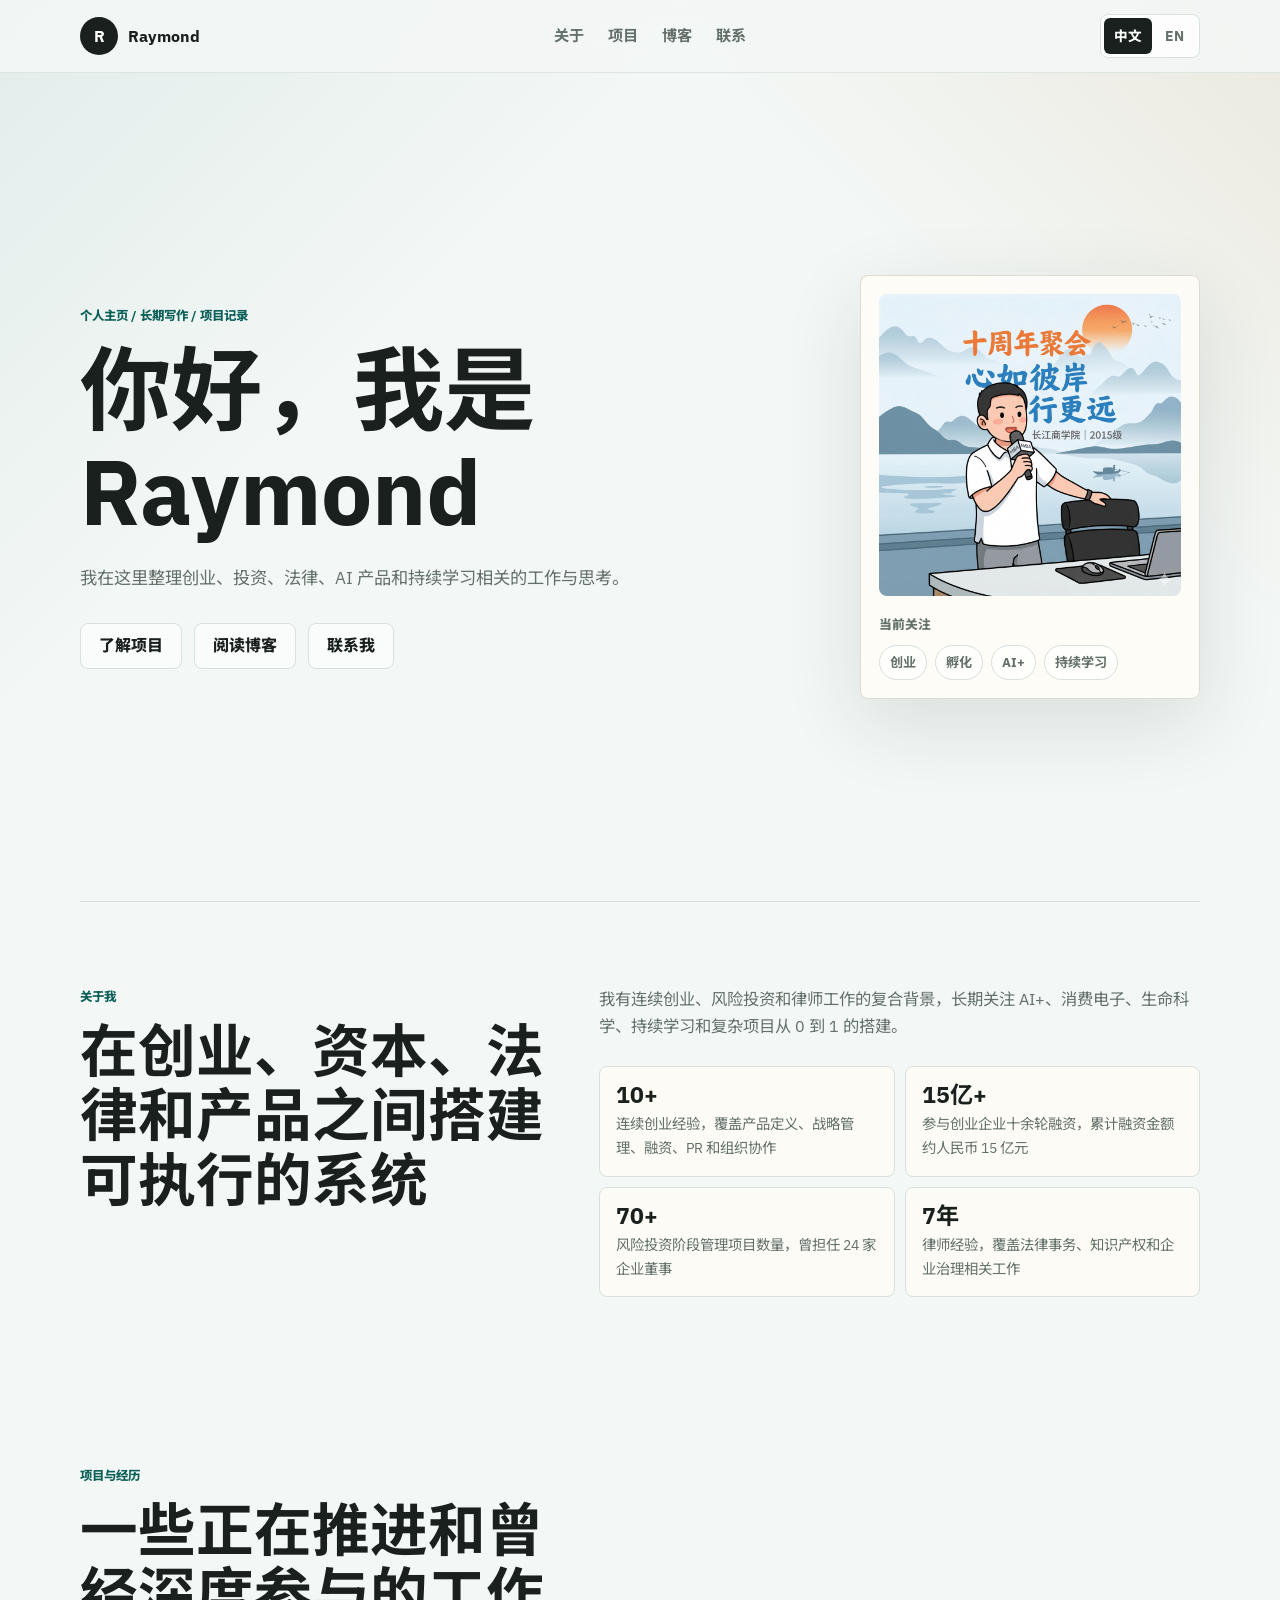
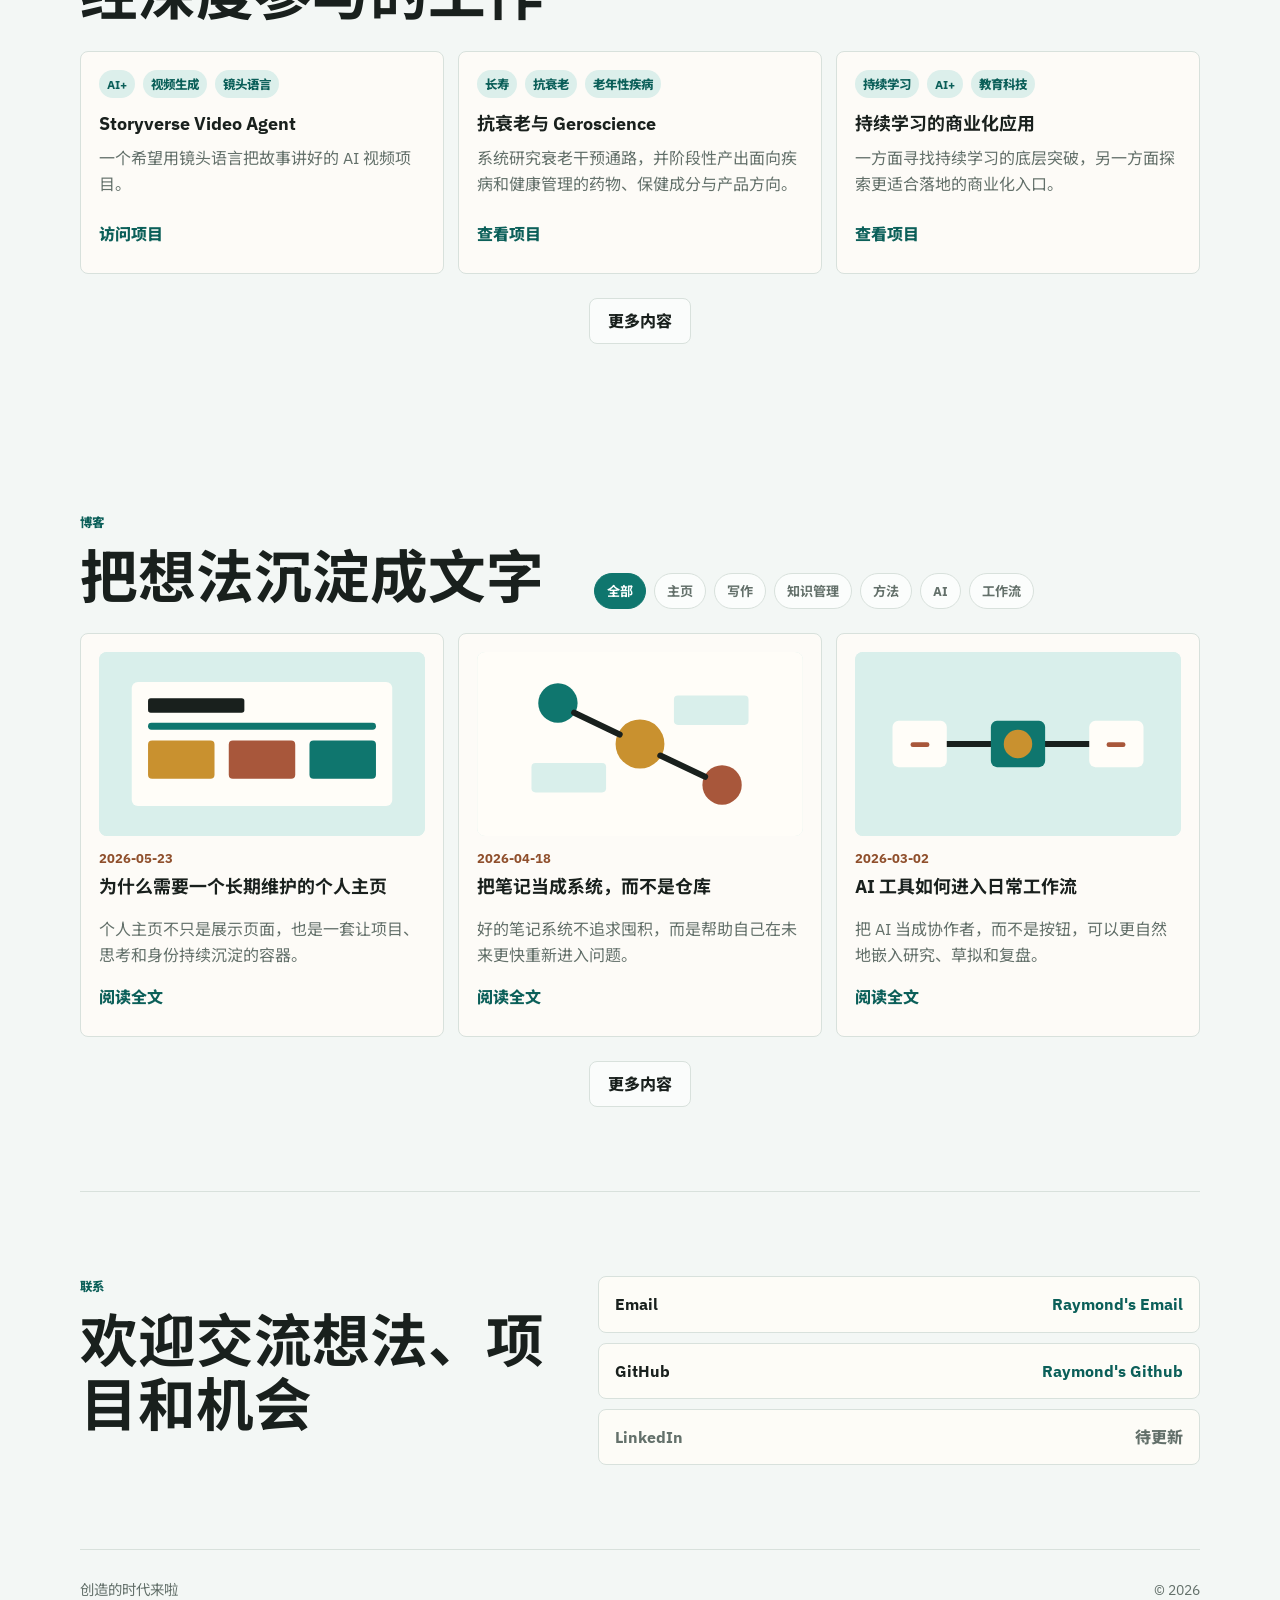
<file: index.html>
<!doctype html>
<html lang="zh-CN">
  <head>
    <meta charset="utf-8">
    <meta name="viewport" content="width=device-width, initial-scale=1">
    <meta
      name="description"
      content="Raymond 的个人主页，记录创业、投资、法律、AI 产品与持续学习相关的项目和思考。"
    >
    <title>Raymond | AI, Venture Building, Continual Learning</title>
    <link rel="preconnect" href="https://fonts.googleapis.com">
    <link rel="preconnect" href="https://fonts.gstatic.com" crossorigin>
    <link
      href="https://fonts.googleapis.com/css2?family=IBM+Plex+Sans:wght@400;500;600;700;800&family=Noto+Sans+SC:wght@400;500;700;800&display=swap"
      rel="stylesheet"
    >
    <link rel="stylesheet" href="styles.css">
  </head>
  <body>
    <header class="site-header">
      <a class="brand" href="#home" aria-label="Home">
        <span class="brand-mark" aria-hidden="true">R</span>
        <span data-i18n="brand.name">Raymond</span>
      </a>

      <button class="nav-toggle" type="button" aria-label="Open navigation" aria-expanded="false" aria-controls="site-nav">
        <span></span>
        <span></span>
      </button>

      <nav class="site-nav" id="site-nav" aria-label="Primary navigation" data-open="false">
        <a href="#about" data-i18n="nav.about">关于</a>
        <a href="#projects" data-i18n="nav.projects">项目</a>
        <a href="#blog" data-i18n="nav.blog">博客</a>
        <a href="#contact" data-i18n="nav.contact">联系</a>
      </nav>

      <div class="language-switch" aria-label="Language switcher">
        <button class="lang-button is-active" type="button" data-lang="zh">中文</button>
        <button class="lang-button" type="button" data-lang="en">EN</button>
      </div>
    </header>

    <main id="home">
      <section class="hero section">
        <div class="hero-content">
          <p class="eyebrow" data-i18n="hero.eyebrow">个人主页 / 长期写作 / 项目记录</p>
          <h1 data-i18n="hero.title">你好，我是 Raymond</h1>
          <p class="hero-copy" data-i18n="hero.subtitle">
            我在这里整理自己的工作、项目、思考和持续学习的轨迹。
          </p>
          <div class="hero-actions">
            <a class="button secondary" href="#projects" data-i18n="hero.projectsCta">了解项目</a>
            <a class="button secondary" href="#blog" data-i18n="hero.primaryCta">阅读博客</a>
            <a class="button secondary" href="#contact" data-i18n="hero.secondaryCta">联系我</a>
          </div>
        </div>

        <aside class="profile-panel" aria-label="Profile snapshot">
          <img class="profile-image" src="assets/profile-placeholder.svg" alt="Profile visual placeholder">
          <div>
            <p class="profile-label" data-i18n="profile.label">当前关注</p>
            <ul class="focus-list" id="focus-list"></ul>
          </div>
        </aside>
      </section>

      <section class="section two-column" id="about">
        <div>
          <p class="eyebrow" data-i18n="sections.aboutKicker">关于我</p>
          <h2 data-i18n="sections.aboutTitle">把复杂问题拆成可以长期推进的系统</h2>
        </div>
        <div class="section-copy">
          <p data-i18n="about.body">
            这里可以放你的个人介绍、专业背景、兴趣方向和你希望别人记住你的关键词。
          </p>
          <div class="metrics" id="metrics"></div>
        </div>
      </section>

      <section class="section" id="projects">
        <div class="section-heading">
          <div>
            <p class="eyebrow" data-i18n="sections.projectsKicker">项目与经历</p>
            <h2 data-i18n="sections.projectsTitle">一些值得被看见的工作</h2>
          </div>
        </div>
        <div class="project-grid" id="project-grid" data-project-limit="3"></div>
        <div class="more-row">
          <a class="button secondary" href="projects.html" data-i18n="projectsPage.moreCta">更多内容</a>
        </div>
      </section>

      <section class="section blog-section" id="blog">
        <div class="section-heading">
          <div>
            <p class="eyebrow" data-i18n="sections.blogKicker">博客</p>
            <h2 data-i18n="sections.blogTitle">把想法沉淀成可回看的文字</h2>
          </div>
          <div class="tag-filter" id="tag-filter" aria-label="Blog tag filter"></div>
        </div>
        <div class="blog-grid" id="blog-grid" data-blog-limit="3"></div>
        <div class="more-row">
          <a class="button secondary" href="blog.html" data-i18n="blogPage.moreCta">更多内容</a>
        </div>
      </section>

      <section class="section contact-section" id="contact">
        <div>
          <p class="eyebrow" data-i18n="sections.contactKicker">联系</p>
          <h2 data-i18n="sections.contactTitle">欢迎交流想法、项目和机会</h2>
        </div>
        <div class="contact-links" id="contact-links"></div>
      </section>
    </main>

    <footer class="site-footer">
      <span data-i18n="footer.note">用静态 HTML/CSS/JS 构建，方便长期维护。</span>
      <span id="footer-year"></span>
    </footer>

    <dialog class="article-dialog" id="article-dialog">
      <article class="article-modal">
        <button class="dialog-close" type="button" aria-label="Close article">×</button>
        <p class="article-meta" id="article-meta"></p>
        <h2 id="article-title"></h2>
        <img class="article-cover" id="article-cover" alt="" hidden>
        <div class="article-tags" id="article-tags"></div>
        <div class="article-body" id="article-body"></div>
      </article>
    </dialog>

    <script src="app.js"></script>
  </body>
</html>
</file>
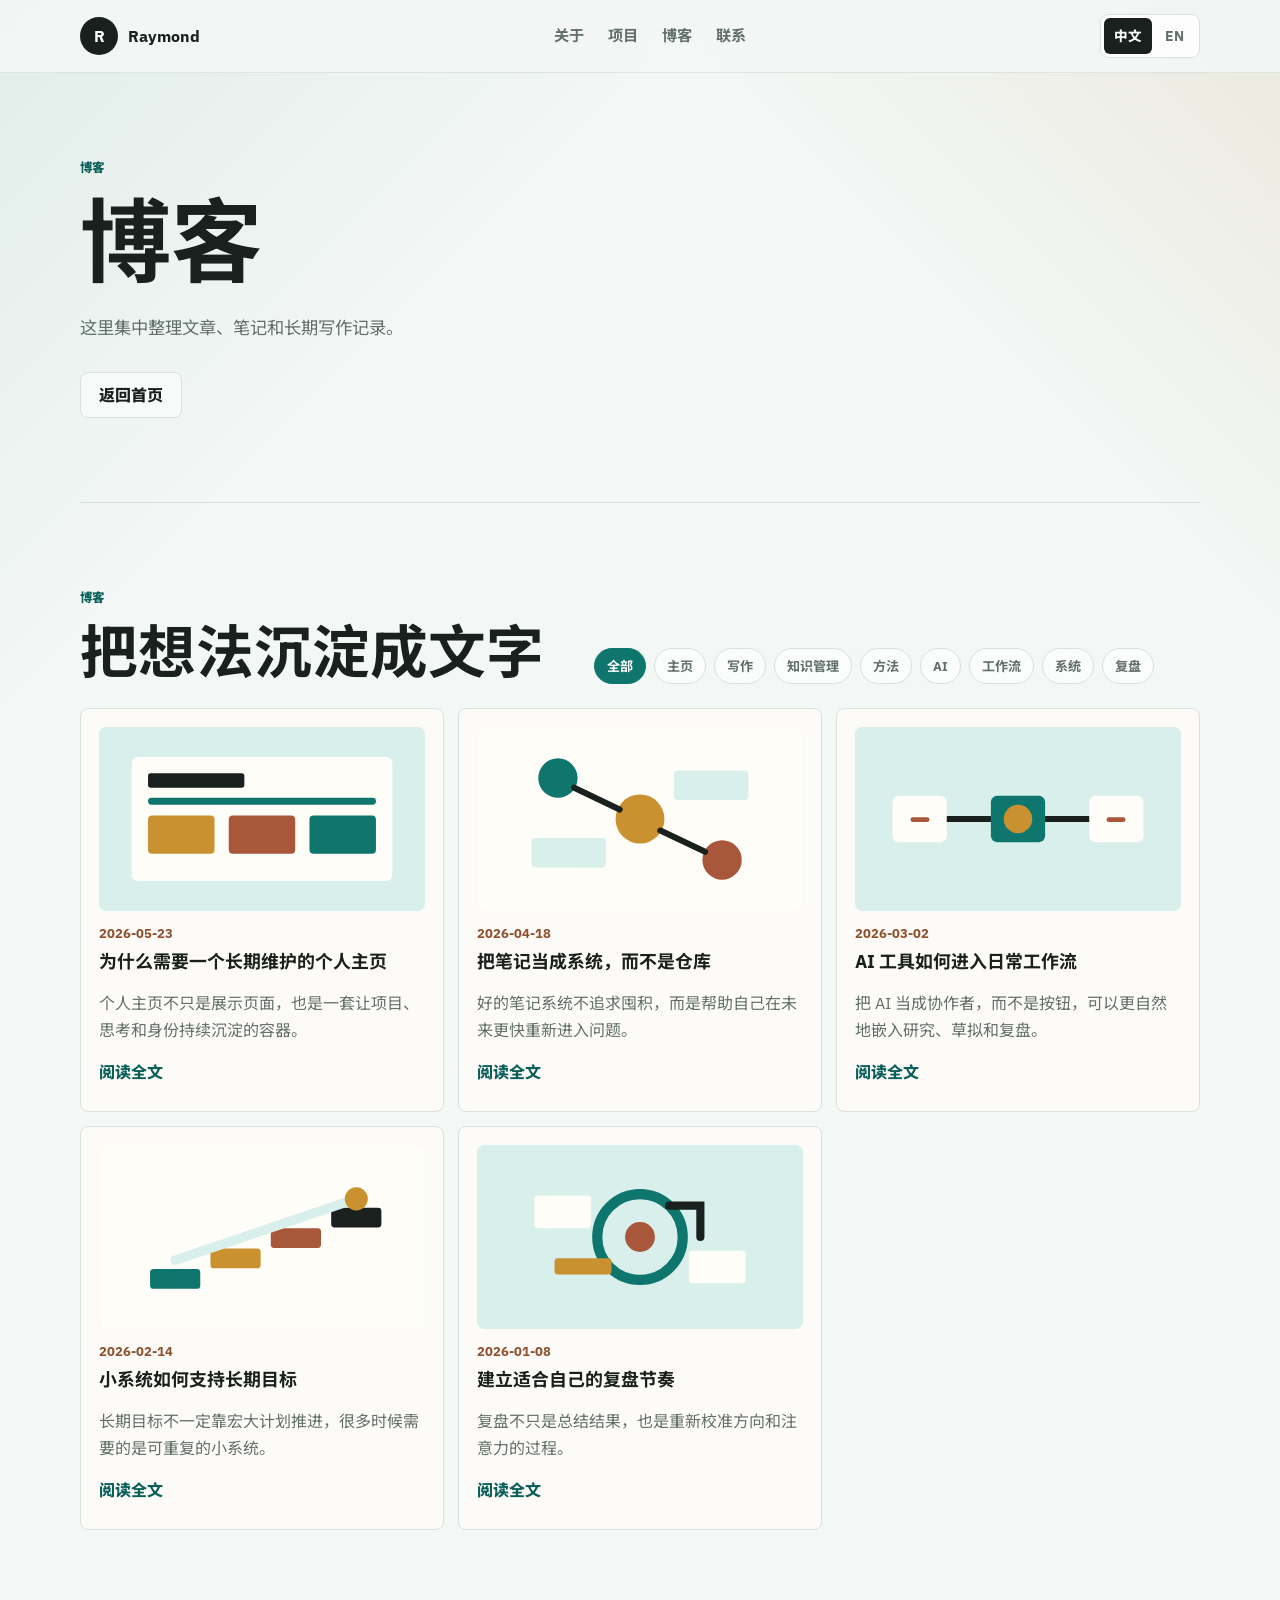
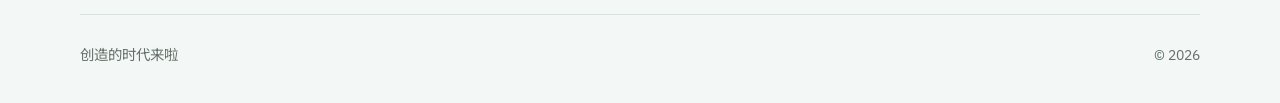
<file: blog.html>
<!doctype html>
<html lang="zh-CN">
  <head>
    <meta charset="utf-8">
    <meta name="viewport" content="width=device-width, initial-scale=1">
    <meta
      name="description"
      content="Raymond 的博客归档页面。"
    >
    <title>Blog | Raymond</title>
    <link rel="preconnect" href="https://fonts.googleapis.com">
    <link rel="preconnect" href="https://fonts.gstatic.com" crossorigin>
    <link
      href="https://fonts.googleapis.com/css2?family=IBM+Plex+Sans:wght@400;500;600;700;800&family=Noto+Sans+SC:wght@400;500;700;800&display=swap"
      rel="stylesheet"
    >
    <link rel="stylesheet" href="styles.css">
  </head>
  <body>
    <header class="site-header">
      <a class="brand" href="index.html#home" aria-label="Home">
        <span class="brand-mark" aria-hidden="true">R</span>
        <span data-i18n="brand.name">Raymond</span>
      </a>

      <button class="nav-toggle" type="button" aria-label="Open navigation" aria-expanded="false" aria-controls="site-nav">
        <span></span>
        <span></span>
      </button>

      <nav class="site-nav" id="site-nav" aria-label="Primary navigation" data-open="false">
        <a href="index.html#about" data-i18n="nav.about">关于</a>
        <a href="projects.html" data-i18n="nav.projects">项目</a>
        <a href="blog.html" data-i18n="nav.blog">博客</a>
        <a href="index.html#contact" data-i18n="nav.contact">联系</a>
      </nav>

      <div class="language-switch" aria-label="Language switcher">
        <button class="lang-button is-active" type="button" data-lang="zh">中文</button>
        <button class="lang-button" type="button" data-lang="en">EN</button>
      </div>
    </header>

    <main>
      <section class="section page-hero">
        <p class="eyebrow" data-i18n="sections.blogKicker">博客</p>
        <h1 data-i18n="blogPage.title">博客</h1>
        <p class="hero-copy" data-i18n="blogPage.subtitle">
          这里集中整理更多文章、笔记和长期写作记录。
        </p>
        <div class="hero-actions">
          <a class="button secondary" href="index.html#blog" data-i18n="blogPage.backCta">返回首页</a>
        </div>
      </section>

      <section class="section blog-archive">
        <div class="section-heading">
          <div>
            <p class="eyebrow" data-i18n="sections.blogKicker">博客</p>
            <h2 data-i18n="sections.blogTitle">把想法沉淀成可回看的文字</h2>
          </div>
          <div class="tag-filter" id="tag-filter" aria-label="Blog tag filter"></div>
        </div>
        <div class="blog-grid" id="blog-grid"></div>
      </section>
    </main>

    <footer class="site-footer">
      <span data-i18n="footer.note">用静态 HTML/CSS/JS 构建，方便长期维护。</span>
      <span id="footer-year"></span>
    </footer>

    <dialog class="article-dialog" id="article-dialog">
      <article class="article-modal">
        <button class="dialog-close" type="button" aria-label="Close article">×</button>
        <p class="article-meta" id="article-meta"></p>
        <h2 id="article-title"></h2>
        <img class="article-cover" id="article-cover" alt="" hidden>
        <div class="article-tags" id="article-tags"></div>
        <div class="article-body" id="article-body"></div>
      </article>
    </dialog>

    <script src="app.js"></script>
  </body>
</html>
</file>
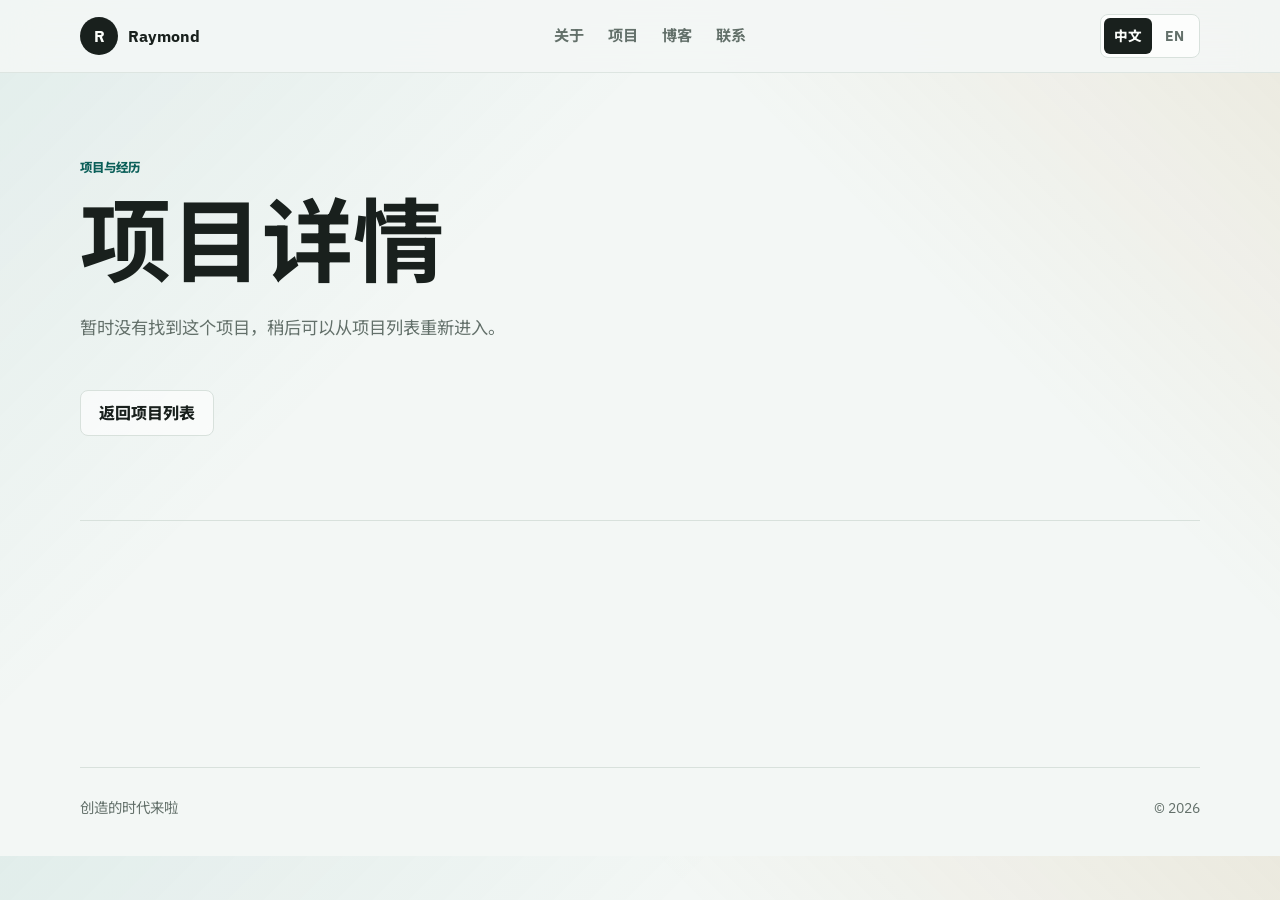
<file: project.html>
<!doctype html>
<html lang="zh-CN">
  <head>
    <meta charset="utf-8">
    <meta name="viewport" content="width=device-width, initial-scale=1">
    <meta
      name="description"
      content="Raymond 的项目详情页面。"
    >
    <title>Project Detail | Raymond</title>
    <link rel="preconnect" href="https://fonts.googleapis.com">
    <link rel="preconnect" href="https://fonts.gstatic.com" crossorigin>
    <link
      href="https://fonts.googleapis.com/css2?family=IBM+Plex+Sans:wght@400;500;600;700;800&family=Noto+Sans+SC:wght@400;500;700;800&display=swap"
      rel="stylesheet"
    >
    <link rel="stylesheet" href="styles.css">
  </head>
  <body>
    <header class="site-header">
      <a class="brand" href="index.html#home" aria-label="Home">
        <span class="brand-mark" aria-hidden="true">R</span>
        <span data-i18n="brand.name">Raymond</span>
      </a>

      <button class="nav-toggle" type="button" aria-label="Open navigation" aria-expanded="false" aria-controls="site-nav">
        <span></span>
        <span></span>
      </button>

      <nav class="site-nav" id="site-nav" aria-label="Primary navigation" data-open="false">
        <a href="index.html#about" data-i18n="nav.about">关于</a>
        <a href="projects.html" data-i18n="nav.projects">项目</a>
        <a href="blog.html" data-i18n="nav.blog">博客</a>
        <a href="index.html#contact" data-i18n="nav.contact">联系</a>
      </nav>

      <div class="language-switch" aria-label="Language switcher">
        <button class="lang-button is-active" type="button" data-lang="zh">中文</button>
        <button class="lang-button" type="button" data-lang="en">EN</button>
      </div>
    </header>

    <main id="project-detail">
      <section class="section page-hero project-detail-hero">
        <p class="eyebrow" data-i18n="sections.projectsKicker">项目与经历</p>
        <h1 id="project-detail-title" data-i18n="projectsPage.detailFallbackTitle">项目详情</h1>
        <p class="hero-copy" id="project-detail-summary"></p>
        <div class="article-tags" id="project-detail-tags"></div>
        <div class="hero-actions">
          <a class="button secondary" href="projects.html" data-i18n="projectsPage.detailBackCta">返回项目列表</a>
        </div>
      </section>

      <section class="section project-detail-section">
        <div class="detail-meta metrics" id="project-detail-meta"></div>
        <div class="article-body project-detail-body" id="project-detail-body"></div>
        <div class="project-grid detail-highlights" id="project-detail-highlights"></div>
      </section>
    </main>

    <footer class="site-footer">
      <span data-i18n="footer.note">用静态 HTML/CSS/JS 构建，方便长期维护。</span>
      <span id="footer-year"></span>
    </footer>

    <script src="app.js"></script>
  </body>
</html>
</file>
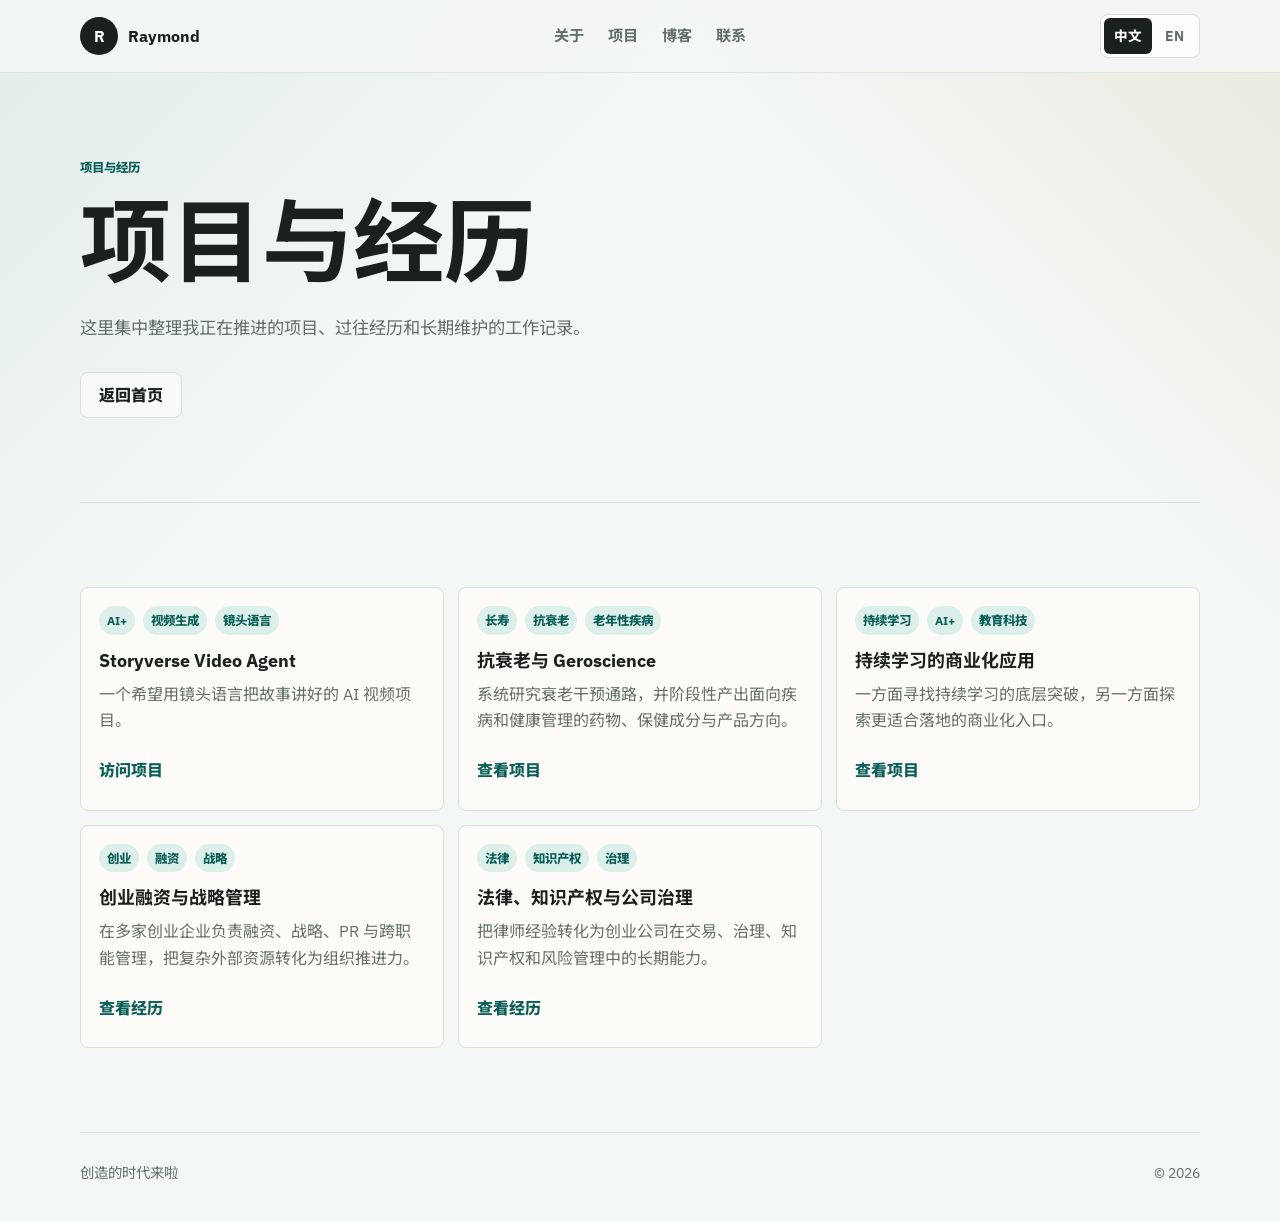
<file: projects.html>
<!doctype html>
<html lang="zh-CN">
  <head>
    <meta charset="utf-8">
    <meta name="viewport" content="width=device-width, initial-scale=1">
    <meta
      name="description"
      content="Raymond 的项目与经历归档页面。"
    >
    <title>Projects & Experience | Raymond</title>
    <link rel="preconnect" href="https://fonts.googleapis.com">
    <link rel="preconnect" href="https://fonts.gstatic.com" crossorigin>
    <link
      href="https://fonts.googleapis.com/css2?family=IBM+Plex+Sans:wght@400;500;600;700;800&family=Noto+Sans+SC:wght@400;500;700;800&display=swap"
      rel="stylesheet"
    >
    <link rel="stylesheet" href="styles.css">
  </head>
  <body>
    <header class="site-header">
      <a class="brand" href="index.html#home" aria-label="Home">
        <span class="brand-mark" aria-hidden="true">R</span>
        <span data-i18n="brand.name">Raymond</span>
      </a>

      <button class="nav-toggle" type="button" aria-label="Open navigation" aria-expanded="false" aria-controls="site-nav">
        <span></span>
        <span></span>
      </button>

      <nav class="site-nav" id="site-nav" aria-label="Primary navigation" data-open="false">
        <a href="index.html#about" data-i18n="nav.about">关于</a>
        <a href="projects.html" data-i18n="nav.projects">项目</a>
        <a href="index.html#blog" data-i18n="nav.blog">博客</a>
        <a href="index.html#contact" data-i18n="nav.contact">联系</a>
      </nav>

      <div class="language-switch" aria-label="Language switcher">
        <button class="lang-button is-active" type="button" data-lang="zh">中文</button>
        <button class="lang-button" type="button" data-lang="en">EN</button>
      </div>
    </header>

    <main>
      <section class="section page-hero">
        <p class="eyebrow" data-i18n="sections.projectsKicker">项目与经历</p>
        <h1 data-i18n="projectsPage.title">项目与经历</h1>
        <p class="hero-copy" data-i18n="projectsPage.subtitle">
          这里集中整理更多项目、实验、经历和长期维护的工作记录。
        </p>
        <div class="hero-actions">
          <a class="button secondary" href="index.html#projects" data-i18n="projectsPage.backCta">返回首页</a>
        </div>
      </section>

      <section class="section project-archive">
        <div class="project-grid" id="project-grid"></div>
      </section>
    </main>

    <footer class="site-footer">
      <span data-i18n="footer.note">用静态 HTML/CSS/JS 构建，方便长期维护。</span>
      <span id="footer-year"></span>
    </footer>

    <dialog class="article-dialog" id="article-dialog">
      <article class="article-modal">
        <button class="dialog-close" type="button" aria-label="Close article">×</button>
        <p class="article-meta" id="article-meta"></p>
        <h2 id="article-title"></h2>
        <img class="article-cover" id="article-cover" alt="" hidden>
        <div class="article-tags" id="article-tags"></div>
        <div class="article-body" id="article-body"></div>
      </article>
    </dialog>

    <script src="app.js"></script>
  </body>
</html>
</file>
<file: styles.css>
:root {
  color-scheme: light;
  --bg: #f3f7f5;
  --surface: #fbfdfa;
  --surface-strong: #ffffff;
  --ink: #19201d;
  --muted: #63706a;
  --line: #d8e1dc;
  --accent: #0f766e;
  --accent-strong: #0b5f59;
  --accent-soft: #dcefeb;
  --clay: #8f4f2c;
  --gold: #a86f18;
  --shadow: 0 24px 80px rgba(34, 43, 39, 0.12);
  --radius: 8px;
  --max: 1120px;
  --header-height: 72px;
}

* {
  box-sizing: border-box;
}

html {
  scroll-behavior: smooth;
}

body {
  min-width: 320px;
  margin: 0;
  background:
    linear-gradient(135deg, rgba(15, 118, 110, 0.08), transparent 32rem),
    linear-gradient(225deg, rgba(168, 111, 24, 0.1), transparent 28rem),
    var(--bg);
  color: var(--ink);
  font-family: "IBM Plex Sans", "Noto Sans SC", system-ui, -apple-system, BlinkMacSystemFont, "Segoe UI", sans-serif;
  line-height: 1.65;
}

img {
  display: block;
  max-width: 100%;
}

a {
  color: inherit;
  text-decoration: none;
}

button {
  font: inherit;
}

.site-header {
  position: sticky;
  top: 0;
  z-index: 20;
  display: grid;
  grid-template-columns: auto auto auto;
  align-items: center;
  gap: 12px;
  min-height: var(--header-height);
  padding: 14px max(18px, calc((100vw - var(--max)) / 2));
  border-bottom: 1px solid rgba(216, 225, 220, 0.82);
  background: rgba(243, 247, 245, 0.9);
  backdrop-filter: blur(18px);
}

.brand {
  display: inline-flex;
  align-items: center;
  gap: 10px;
  min-width: 0;
  font-weight: 800;
}

.brand-mark {
  display: inline-grid;
  flex: 0 0 38px;
  width: 38px;
  height: 38px;
  place-items: center;
  border-radius: 50%;
  background: var(--ink);
  color: var(--surface);
  font-weight: 800;
}

.site-nav {
  position: fixed;
  inset: var(--header-height) 0 auto 0;
  display: none;
  grid-auto-flow: row;
  gap: 6px;
  padding: 16px 18px 22px;
  border-bottom: 1px solid var(--line);
  background: rgba(255, 253, 248, 0.98);
  box-shadow: var(--shadow);
}

.site-nav[data-open="true"] {
  display: grid;
}

.site-nav a {
  min-height: 44px;
  padding: 10px 12px;
  border-radius: var(--radius);
  color: var(--muted);
  font-size: 0.95rem;
  font-weight: 700;
}

.site-nav a:hover,
.site-nav a:focus-visible {
  background: var(--accent-soft);
  color: var(--accent-strong);
  outline: none;
}

.nav-toggle {
  display: inline-grid;
  justify-self: end;
  width: 44px;
  height: 44px;
  place-content: center;
  gap: 6px;
  border: 1px solid var(--line);
  border-radius: var(--radius);
  background: var(--surface);
  color: var(--ink);
  cursor: pointer;
}

.nav-toggle span {
  display: block;
  width: 18px;
  height: 2px;
  border-radius: 999px;
  background: currentColor;
}

.language-switch {
  display: inline-grid;
  grid-template-columns: repeat(2, minmax(44px, auto));
  justify-self: end;
  padding: 3px;
  border: 1px solid var(--line);
  border-radius: var(--radius);
  background: rgba(255, 255, 255, 0.72);
}

.lang-button {
  min-height: 36px;
  padding: 0 10px;
  border: 0;
  border-radius: 6px;
  background: transparent;
  color: var(--muted);
  cursor: pointer;
  font-size: 0.85rem;
  font-weight: 800;
}

.lang-button.is-active {
  background: var(--ink);
  color: var(--surface);
}

.section {
  width: min(100% - 36px, var(--max));
  margin: 0 auto;
  padding: 70px 0;
  scroll-margin-top: 96px;
}

.hero {
  display: grid;
  gap: 32px;
  min-height: calc(100svh - var(--header-height));
  align-items: center;
  padding-top: 42px;
}

.hero-content {
  max-width: 760px;
}

.eyebrow {
  margin: 0 0 12px;
  color: var(--accent-strong);
  font-size: 0.78rem;
  font-weight: 800;
  letter-spacing: 0;
  text-transform: uppercase;
}

h1,
h2,
h3,
p {
  overflow-wrap: anywhere;
}

h1,
h2,
h3 {
  margin: 0;
  line-height: 1.12;
}

h1 {
  max-width: 13ch;
  font-size: clamp(2.55rem, 15vw, 5.7rem);
  letter-spacing: 0;
}

h2 {
  max-width: 15ch;
  font-size: clamp(2rem, 9vw, 3.6rem);
  letter-spacing: 0;
}

h3 {
  font-size: 1.12rem;
}

.hero-copy {
  max-width: 650px;
  margin: 22px 0 0;
  color: var(--muted);
  font-size: 1.08rem;
}

.hero-actions {
  display: flex;
  flex-wrap: wrap;
  gap: 12px;
  margin-top: 30px;
}

.button {
  display: inline-flex;
  min-height: 46px;
  align-items: center;
  justify-content: center;
  padding: 0 18px;
  border: 1px solid transparent;
  border-radius: var(--radius);
  font-weight: 800;
}

.button.primary {
  background: var(--accent);
  color: white;
}

.button.secondary {
  border-color: var(--line);
  background: rgba(255, 255, 255, 0.62);
  color: var(--ink);
}

.profile-panel {
  display: grid;
  gap: 18px;
  padding: 18px;
  border: 1px solid rgba(222, 216, 204, 0.92);
  border-radius: var(--radius);
  background: rgba(255, 253, 248, 0.82);
  box-shadow: var(--shadow);
}

.profile-panel,
.project-card,
.blog-card,
.contact-link,
.metric {
  transition: transform 180ms ease, border-color 180ms ease, box-shadow 180ms ease;
}

.project-card:hover,
.blog-card:hover,
.contact-link:hover,
.metric:hover {
  border-color: rgba(15, 118, 110, 0.34);
  box-shadow: 0 18px 48px rgba(34, 43, 39, 0.08);
  transform: translateY(-2px);
}

.profile-image {
  width: 100%;
  aspect-ratio: 1;
  border-radius: var(--radius);
  object-fit: cover;
  background: var(--accent-soft);
}

.profile-label {
  margin: 0 0 10px;
  color: var(--muted);
  font-size: 0.8rem;
  font-weight: 800;
}

.focus-list {
  display: flex;
  flex-wrap: wrap;
  gap: 8px;
  margin: 0;
  padding: 0;
  list-style: none;
}

.focus-list li,
.article-tags span,
.tag-filter button {
  border: 1px solid var(--line);
  border-radius: 999px;
  background: rgba(255, 255, 255, 0.72);
  color: var(--muted);
  font-size: 0.82rem;
  font-weight: 700;
}

.focus-list li {
  padding: 6px 10px;
}

.two-column {
  display: grid;
  gap: 28px;
  border-top: 1px solid var(--line);
}

.section-copy p {
  margin: 0;
  color: var(--muted);
  font-size: 1.02rem;
}

.metrics {
  display: grid;
  gap: 10px;
  margin-top: 26px;
}

.metric {
  padding: 16px;
  border: 1px solid var(--line);
  border-radius: var(--radius);
  background: rgba(255, 253, 248, 0.76);
}

.metric strong {
  display: block;
  color: var(--ink);
  font-size: 1.45rem;
  line-height: 1;
}

.metric span {
  display: block;
  margin-top: 6px;
  color: var(--muted);
  font-size: 0.9rem;
}

.section-heading {
  display: grid;
  gap: 18px;
  align-items: end;
  margin-bottom: 24px;
}

.project-grid,
.blog-grid {
  display: grid;
  gap: 14px;
}

.more-row {
  display: flex;
  justify-content: center;
  margin-top: 24px;
}

.project-card,
.blog-card {
  min-width: 0;
  padding: 18px;
  border: 1px solid var(--line);
  border-radius: var(--radius);
  background: rgba(255, 253, 248, 0.82);
}

.project-card {
  display: grid;
  gap: 16px;
}

.project-card p,
.blog-card p {
  margin: 10px 0 0;
  color: var(--muted);
}

.project-meta {
  display: flex;
  flex-wrap: wrap;
  gap: 8px;
}

.project-meta span {
  padding: 4px 8px;
  border-radius: 999px;
  background: var(--accent-soft);
  color: var(--accent-strong);
  font-size: 0.78rem;
  font-weight: 800;
}

.project-link,
.contact-link {
  display: inline-flex;
  min-height: 42px;
  align-items: center;
  justify-content: center;
  border-radius: var(--radius);
  color: var(--accent-strong);
  font-weight: 800;
}

.project-link {
  justify-self: start;
}

.tag-filter {
  display: flex;
  flex-wrap: wrap;
  gap: 8px;
}

.tag-filter button {
  min-height: 36px;
  padding: 0 12px;
  cursor: pointer;
}

.tag-filter button.is-active {
  border-color: var(--accent);
  background: var(--accent);
  color: white;
}

.blog-card {
  display: grid;
  gap: 14px;
  text-align: left;
}

.blog-card button {
  display: grid;
  gap: 8px;
  width: 100%;
  padding: 0;
  border: 0;
  background: transparent;
  color: inherit;
  text-align: left;
  cursor: pointer;
}

.blog-card-image,
.article-cover {
  width: 100%;
  aspect-ratio: 16 / 9;
  border-radius: var(--radius);
  object-fit: cover;
  background: var(--accent-soft);
}

.blog-card-image {
  margin-bottom: 4px;
}

.blog-card time,
.article-meta {
  color: var(--clay);
  font-size: 0.82rem;
  font-weight: 800;
}

.empty-state {
  padding: 24px;
  border: 1px dashed var(--line);
  border-radius: var(--radius);
  color: var(--muted);
  background: rgba(255, 255, 255, 0.58);
}

.contact-section {
  display: grid;
  gap: 26px;
  border-top: 1px solid var(--line);
}

.contact-links {
  display: grid;
  gap: 10px;
}

.contact-link {
  justify-content: space-between;
  gap: 16px;
  padding: 14px 16px;
  border: 1px solid var(--line);
  background: rgba(255, 253, 248, 0.84);
  color: var(--ink);
}

.contact-link span:last-child {
  color: var(--accent-strong);
}

.contact-link[aria-disabled="true"] {
  color: var(--muted);
  cursor: default;
}

.contact-link[aria-disabled="true"] span:last-child {
  color: var(--muted);
}

.site-footer {
  display: flex;
  flex-wrap: wrap;
  gap: 8px 18px;
  justify-content: space-between;
  width: min(100% - 36px, var(--max));
  margin: 0 auto;
  padding: 28px 0 36px;
  border-top: 1px solid var(--line);
  color: var(--muted);
  font-size: 0.9rem;
}

.page-hero {
  padding-bottom: 36px;
  border-bottom: 1px solid var(--line);
}

.page-hero h1 {
  max-width: 12ch;
}

.project-archive {
  padding-top: 42px;
}

.blog-archive {
  padding-top: 42px;
}

.project-detail-hero .article-tags {
  margin-bottom: 0;
}

.project-detail-section {
  display: grid;
  gap: 26px;
  padding-top: 42px;
}

.project-detail-body {
  max-width: 760px;
  color: var(--muted);
  font-size: 1.05rem;
}

.detail-highlights .project-card h3 {
  color: var(--accent-strong);
}

.article-dialog {
  width: min(92vw, 760px);
  max-height: 86svh;
  padding: 0;
  border: 0;
  border-radius: var(--radius);
  background: var(--surface-strong);
  color: var(--ink);
  box-shadow: var(--shadow);
}

.article-dialog::backdrop {
  background: rgba(25, 32, 29, 0.48);
  backdrop-filter: blur(4px);
}

.article-modal {
  position: relative;
  padding: 26px;
}

.dialog-close {
  position: absolute;
  top: 14px;
  right: 14px;
  display: grid;
  width: 42px;
  height: 42px;
  place-items: center;
  border: 1px solid var(--line);
  border-radius: 50%;
  background: var(--surface);
  color: var(--ink);
  cursor: pointer;
  font-size: 1.4rem;
  line-height: 1;
}

.article-modal h2 {
  max-width: 16ch;
  padding-right: 46px;
  font-size: clamp(1.8rem, 8vw, 3.2rem);
}

.article-cover {
  margin: 20px 0 0;
}

.article-tags {
  display: flex;
  flex-wrap: wrap;
  gap: 8px;
  margin: 18px 0 22px;
}

.article-tags span {
  padding: 5px 10px;
}

.article-body {
  color: var(--muted);
  font-size: 1rem;
}

.article-body p {
  margin: 0 0 16px;
}

@media (min-width: 680px) {
  .site-header {
    grid-template-columns: auto 1fr auto;
  }

  .nav-toggle {
    display: none;
  }

  .site-nav {
    position: static;
    display: flex;
    justify-self: center;
    gap: 4px;
    padding: 0;
    border: 0;
    background: transparent;
    box-shadow: none;
  }

  .site-nav a {
    min-height: 38px;
    padding: 7px 10px;
  }

  .section {
    width: min(100% - 56px, var(--max));
    padding: 84px 0;
  }

  .hero {
    grid-template-columns: minmax(0, 1fr) minmax(240px, 340px);
    gap: 44px;
  }

  .metrics,
  .project-grid,
  .blog-grid {
    grid-template-columns: repeat(2, minmax(0, 1fr));
  }

  .section-heading,
  .contact-section,
  .two-column {
    grid-template-columns: minmax(0, 0.9fr) minmax(0, 1.1fr);
  }
}

@media (min-width: 960px) {
  .project-grid {
    grid-template-columns: repeat(3, minmax(0, 1fr));
  }

  .blog-grid {
    grid-template-columns: repeat(3, minmax(0, 1fr));
  }

  .profile-panel {
    align-self: center;
  }
}

@media (prefers-reduced-motion: reduce) {
  *,
  *::before,
  *::after {
    scroll-behavior: auto !important;
  }
}
</file>
